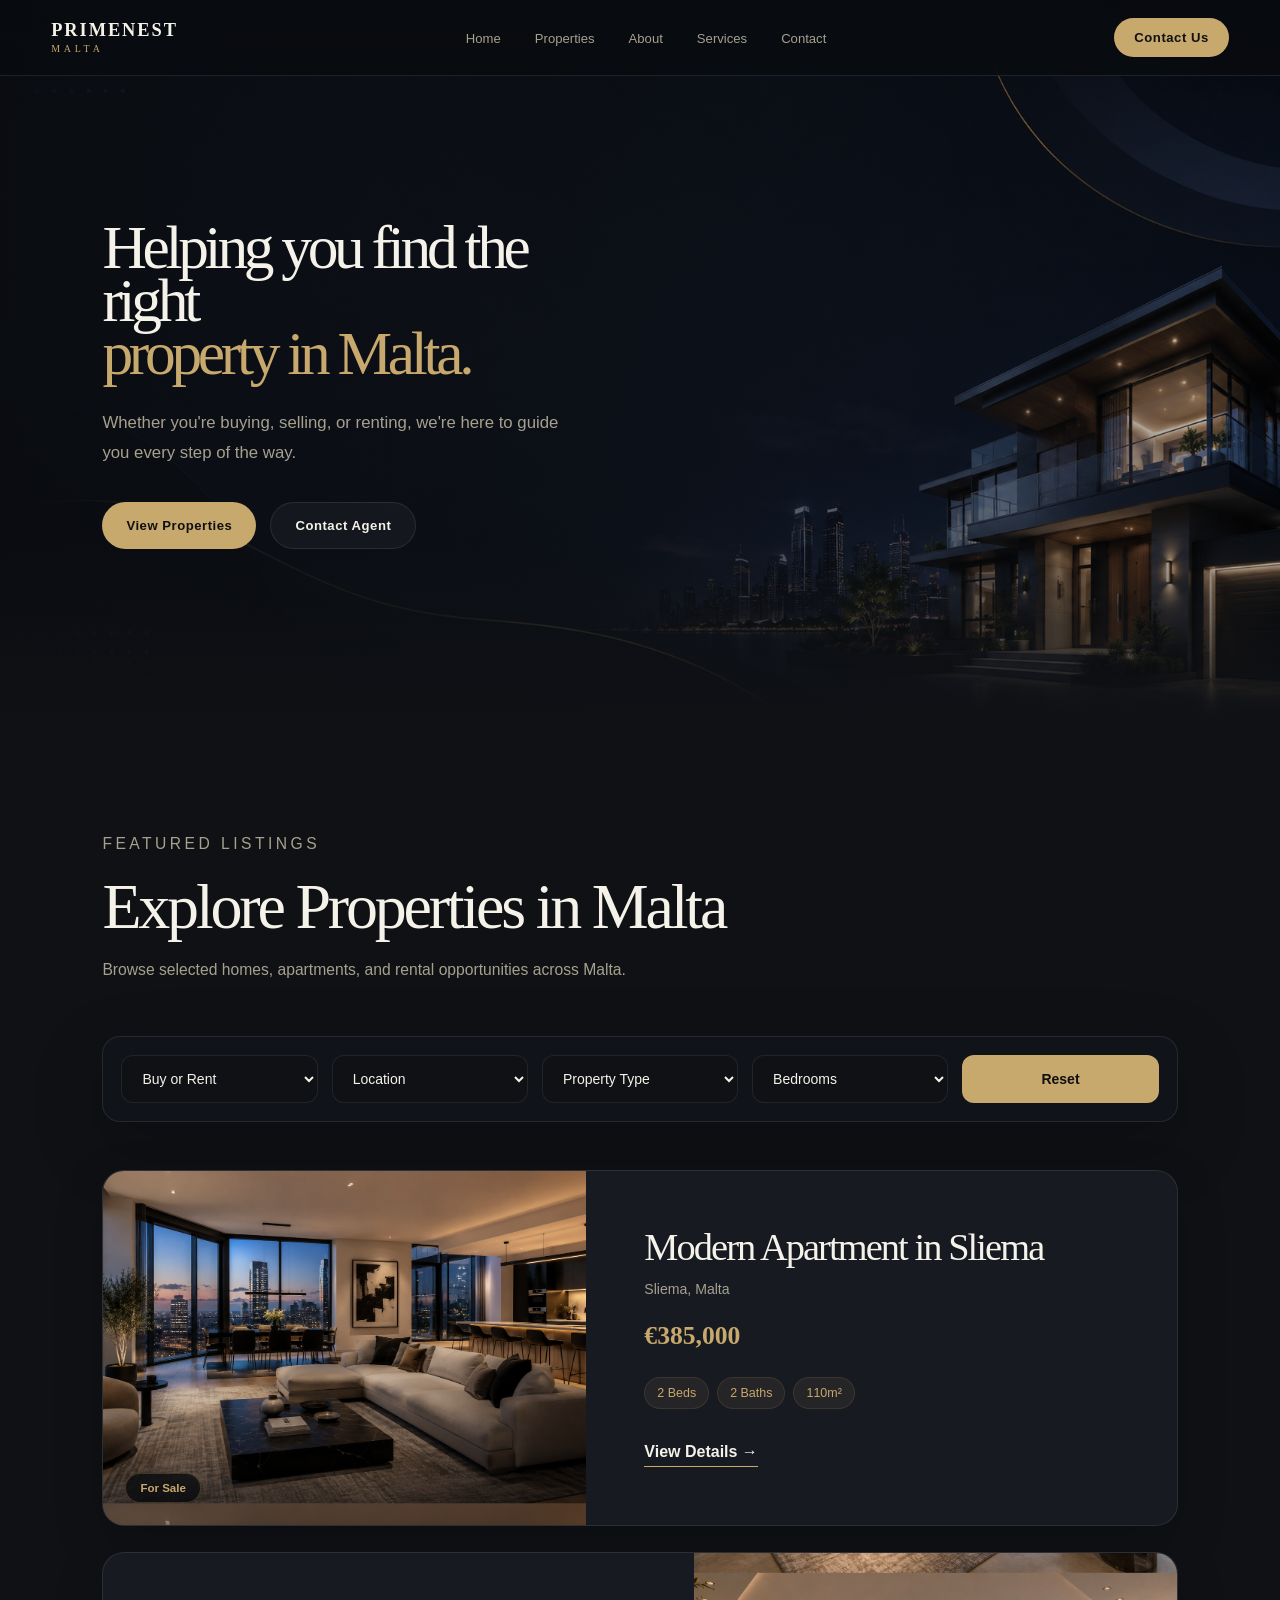
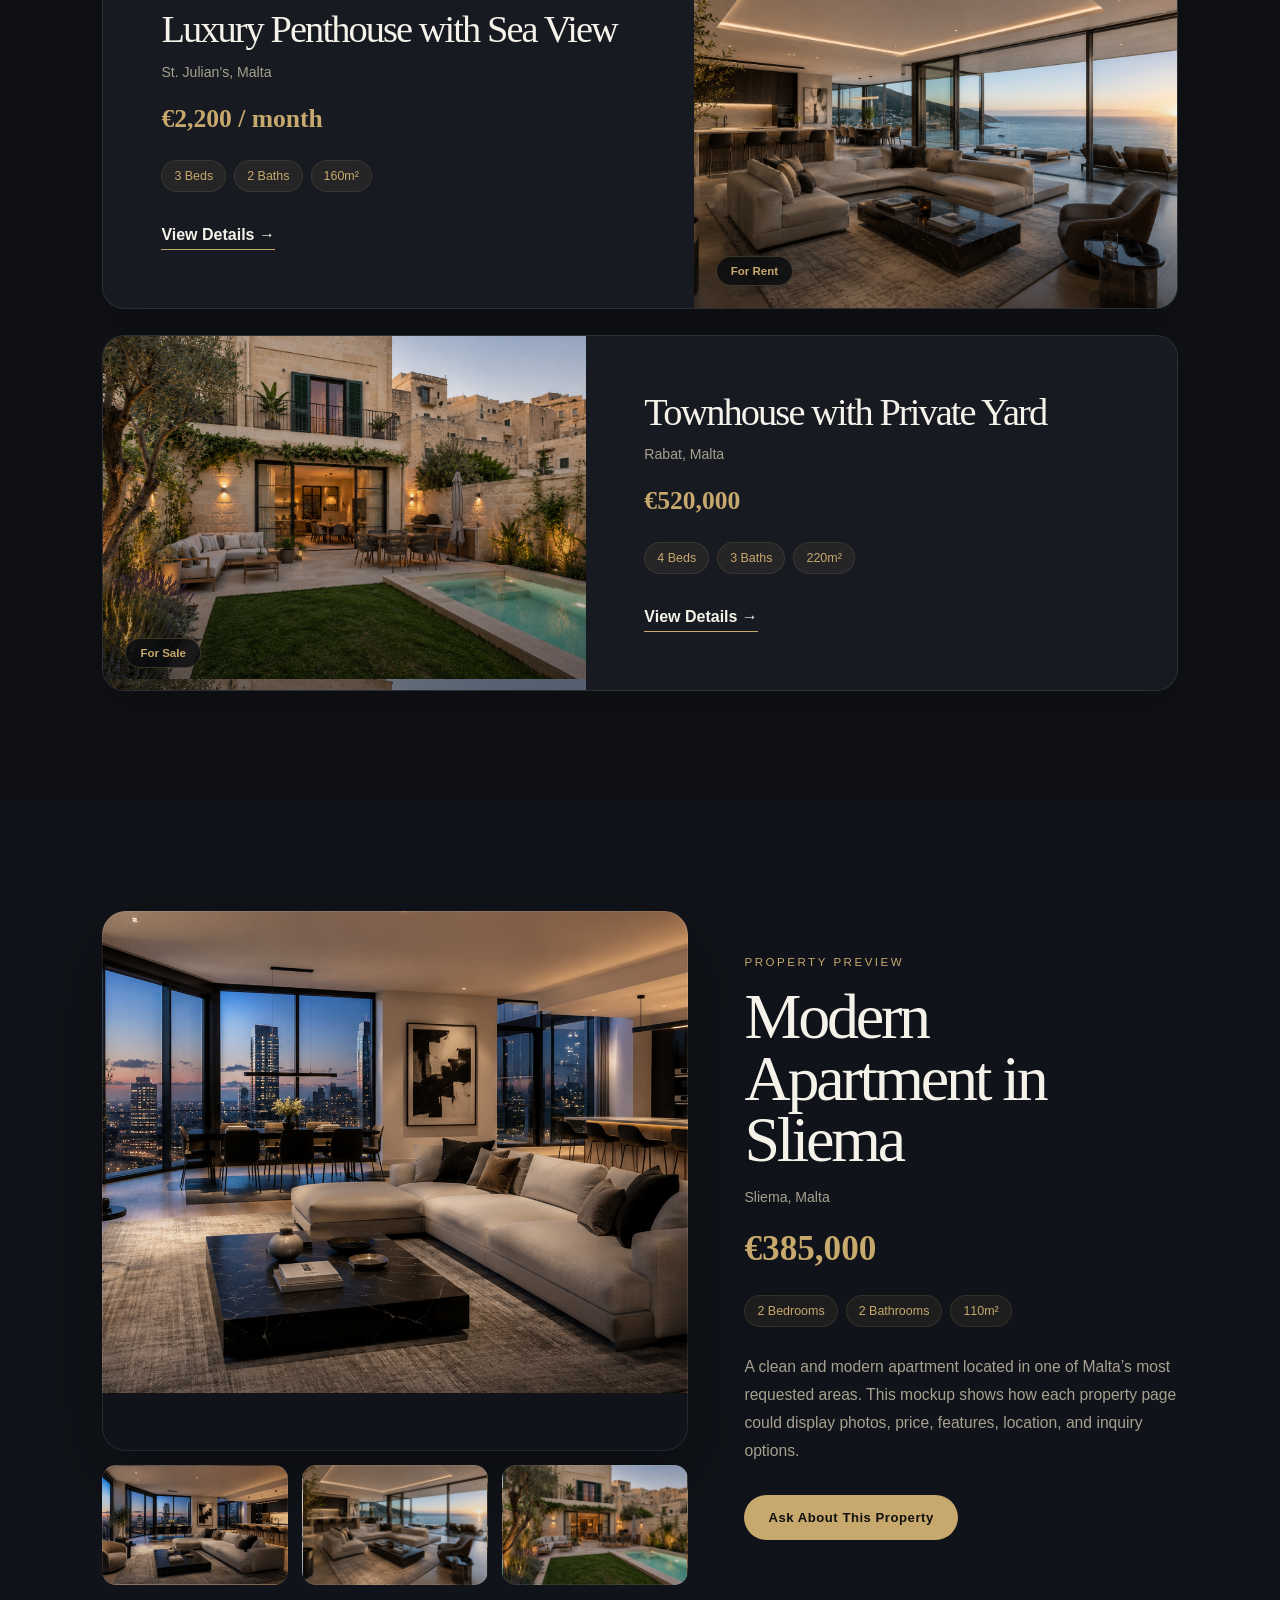
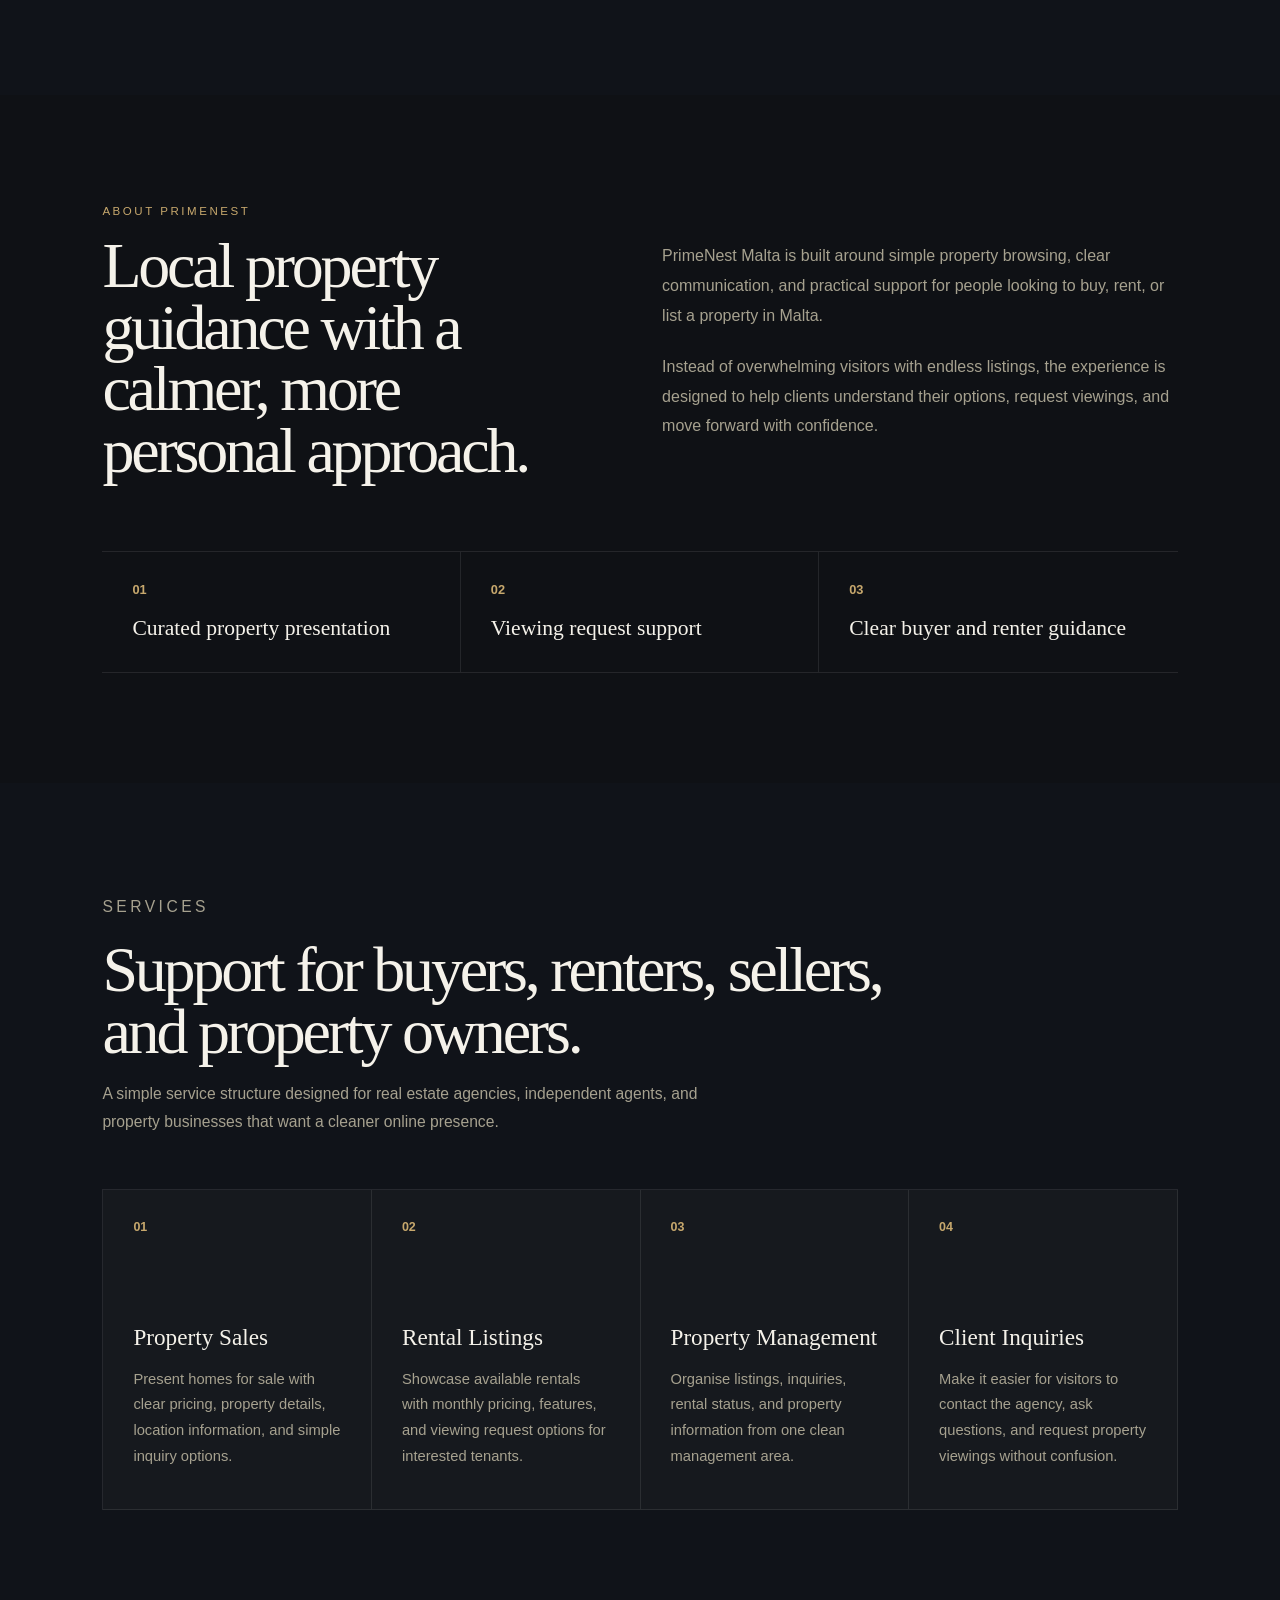
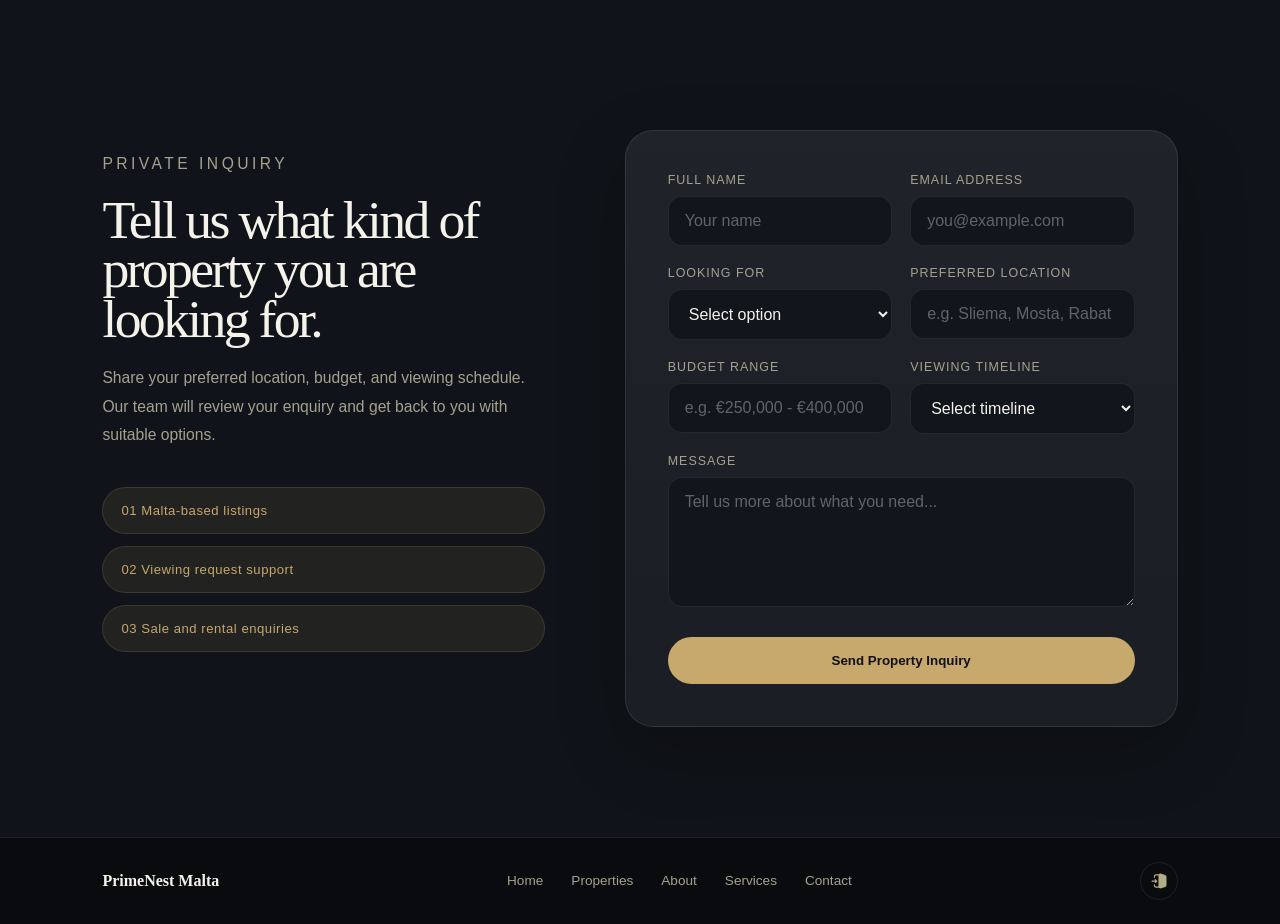
<file: index.html>
<!DOCTYPE html>
<html lang="en">
<head>
  <meta charset="UTF-8" />
  <meta name="viewport" content="width=device-width, initial-scale=1.0" />

  <title>PrimeNest Malta</title>

  <link rel="stylesheet" href="styles.css" />
  <link rel="stylesheet" href="responsive.css" />
  
  <link rel="icon" type="image/png" sizes="32x32" href="images/favicon.png" />
  <link rel="icon" type="image/png" sizes="16x16" href="images/favicon.png" />
  <link rel="apple-touch-icon" sizes="180x180" href="images/favicon.png" />

</head>
<body>

  <header class="navbar">
    <div class="nav-container">
      <a href="#" class="logo">
        <span>PRIMENEST</span>
        <small>MALTA</small>
      </a>

      <nav>
        <ul class="nav-links">
          <li><a href="#">Home</a></li>
          <li><a href="#properties">Properties</a></li>
          <li><a href="#about">About</a></li>
          <li><a href="#services">Services</a></li>
          <li><a href="#contact">Contact</a></li>
          <!-- <li><a href="#admin-preview">Admin</a></li> -->
        </ul>
      </nav>

      <a href="#contact" class="contact-btn">
        Contact Us
      </a>
    </div>
  </header>


  <section class="hero">
    <div class="hero-overlay"></div>
    <div class="hero-parallax"></div>

    <div class="hero-content">
      <!-- <p class="hero-label">Selected homes across Malta</p> -->

      <h1>
  Helping you find the right
  <span>property in Malta.</span>
</h1>

<p class="hero-text">
  Whether you're buying, selling, or renting, we're here to guide you every step of the way.
</p>

      <div class="hero-buttons">
        <a href="#properties" class="btn primary-btn">
          View Properties
        </a>

        <a href="#contact" class="btn secondary-btn">
          Contact Agent
        </a>
      </div>

      <!-- <div class="scroll-indicator">
        <span></span>
        SCROLL DOWN
      </div> -->
    </div>
  </section>


  <section id="properties" class="properties-section reveal">
  <div class="section-header">
    <p class="section-label">Featured Listings</p>
    <h2>Explore Properties in Malta</h2>
    <p>Browse selected homes, apartments, and rental opportunities across Malta.</p>
  </div>

  <div class="property-filters">
  <select id="filterStatus">
    <option value="all">Buy or Rent</option>
    <option value="sale">For Sale</option>
    <option value="rent">For Rent</option>
  </select>

  <select id="filterLocation">
    <option value="all">Location</option>
    <option value="sliema">Sliema</option>
    <option value="st-julians">St. Julian's</option>
    <option value="rabat">Rabat</option>
  </select>

  <select id="filterType">
    <option value="all">Property Type</option>
    <option value="apartment">Apartment</option>
    <option value="penthouse">Penthouse</option>
    <option value="maisonette">Maisonette</option>
    <option value="villa">Villa</option>
  </select>

  <select id="filterBedrooms">
    <option value="all">Bedrooms</option>
    <option value="1">1+</option>
    <option value="2">2+</option>
    <option value="3">3+</option>
  </select>

  <button id="resetFilters">Reset</button>
</div>

  <div class="property-grid">
    <article class="property-card reveal" data-status="sale"
  data-location="sliema"
  data-type="apartment"
  data-bedrooms="2">
      <div class="property-image img-1">
        <span>For Sale</span>
      </div>
      <div class="property-info">
        <h3>Modern Apartment in Sliema</h3>
        <p class="location">Sliema, Malta</p>
        <p class="price">€385,000</p>
        <div class="property-meta">
          <span>2 Beds</span>
          <span>2 Baths</span>
          <span>110m²</span>
        </div>
        <a href="#property-preview" class="property-link">View Details</a>
      </div>
    </article>

    <article class="property-card reveal" data-status="rent"
  data-location="st-julians"
  data-type="penthouse"
  data-bedrooms="3">
      <div class="property-image img-2">
        <span>For Rent</span>
      </div>
      <div class="property-info">
        <h3>Luxury Penthouse with Sea View</h3>
        <p class="location">St. Julian’s, Malta</p>
        <p class="price">€2,200 / month</p>
        <div class="property-meta">
          <span>3 Beds</span>
          <span>2 Baths</span>
          <span>160m²</span>
        </div>
        <a href="#property-preview" class="property-link">View Details</a>
      </div>
    </article>

    <article class="property-card reveal" data-status="sale"
  data-location="rabat"
  data-type="apartment"
  data-bedrooms="4">
      <div class="property-image img-3">
        <span>For Sale</span>
      </div>
      <div class="property-info">
        <h3>Townhouse with Private Yard</h3>
        <p class="location">Rabat, Malta</p>
        <p class="price">€520,000</p>
        <div class="property-meta">
          <span>4 Beds</span>
          <span>3 Baths</span>
          <span>220m²</span>
        </div>
        <a href="#property-preview" class="property-link">View Details</a>
      </div>
    </article>
  </div>
</section>


<section id="property-preview" class="single-property reveal">
  <div class="single-property-grid">
    <div class="property-gallery">
      <div class="main-preview"></div>

      <div class="thumbnail-row">
        <div></div>
        <div></div>
        <div></div>
      </div>
    </div>

    <div class="property-details">
      <p class="section-label">Property Preview</p>
      <h2>Modern Apartment in Sliema</h2>
      <p class="location">Sliema, Malta</p>
      <p class="price large">€385,000</p>

      <div class="property-meta detail-meta">
        <span>2 Bedrooms</span>
        <span>2 Bathrooms</span>
        <span>110m²</span>
      </div>

      <p class="property-description">
        A clean and modern apartment located in one of Malta’s most requested areas.
        This mockup shows how each property page could display photos, price,
        features, location, and inquiry options.
      </p>

      <a href="#contact" class="btn primary-btn">Ask About This Property</a>
    </div>
  </div>
</section>

<section id="about" class="about-section reveal">
  <div class="about-grid">
    <div>
      <p class="section-label">About PrimeNest</p>
      <h2>Local property guidance with a calmer, more personal approach.</h2>
    </div>

    <div class="about-copy">
      <p>
        PrimeNest Malta is built around simple property browsing, clear communication,
        and practical support for people looking to buy, rent, or list a property in Malta.
      </p>

      <p>
        Instead of overwhelming visitors with endless listings, the experience is designed
        to help clients understand their options, request viewings, and move forward with confidence.
      </p>
    </div>
  </div>

  <div class="about-highlights">
    <div>
      <strong>01</strong>
      <span>Curated property presentation</span>
    </div>

    <div>
      <strong>02</strong>
      <span>Viewing request support</span>
    </div>

    <div>
      <strong>03</strong>
      <span>Clear buyer and renter guidance</span>
    </div>
  </div>
</section>


<section id="services" class="services-section reveal">
  <div class="section-header">
    <p class="section-label">Services</p>
    <h2>Support for buyers, renters, sellers, and property owners.</h2>
    <p>
      A simple service structure designed for real estate agencies, independent agents,
      and property businesses that want a cleaner online presence.
    </p>
  </div>

  <div class="services-grid">
    <article class="service-item">
      <span>01</span>
      <h3>Property Sales</h3>
      <p>
        Present homes for sale with clear pricing, property details, location information,
        and simple inquiry options.
      </p>
    </article>

    <article class="service-item">
      <span>02</span>
      <h3>Rental Listings</h3>
      <p>
        Showcase available rentals with monthly pricing, features, and viewing request options
        for interested tenants.
      </p>
    </article>

    <article class="service-item">
      <span>03</span>
      <h3>Property Management</h3>
      <p>
        Organise listings, inquiries, rental status, and property information from one clean
        management area.
      </p>
    </article>

    <article class="service-item">
      <span>04</span>
      <h3>Client Inquiries</h3>
      <p>
        Make it easier for visitors to contact the agency, ask questions, and request property
        viewings without confusion.
      </p>
    </article>
  </div>
</section>

<section id="contact" class="contact-section reveal">
  <div class="inquiry-wrap">
    <div class="inquiry-copy">
      <p class="section-label">Private Inquiry</p>
      <h2>Tell us what kind of property you are looking for.</h2>
      <p>
        Share your preferred location, budget, and viewing schedule. 
        Our team will review your enquiry and get back to you with suitable options.
      </p>

      <div class="inquiry-points">
        <span>01 Malta-based listings</span>
        <span>02 Viewing request support</span>
        <span>03 Sale and rental enquiries</span>
      </div>
    </div>

    <form class="property-inquiry-form">
      <div class="form-row">
        <div class="form-field">
          <label>Full Name</label>
          <input type="text" placeholder="Your name" required>
        </div>

        <div class="form-field">
          <label>Email Address</label>
          <input type="email" placeholder="you@example.com" required>
        </div>
      </div>

      <div class="form-row">
        <div class="form-field">
          <label>Looking For</label>
          <select required>
            <option value="">Select option</option>
            <option>Buy a property</option>
            <option>Rent a property</option>
            <option>Book a viewing</option>
            <option>General property advice</option>
          </select>
        </div>

        <div class="form-field">
          <label>Preferred Location</label>
          <input type="text" placeholder="e.g. Sliema, Mosta, Rabat">
        </div>
      </div>

      <div class="form-row">
        <div class="form-field">
          <label>Budget Range</label>
          <input type="text" placeholder="e.g. €250,000 - €400,000">
        </div>

        <div class="form-field">
          <label>Viewing Timeline</label>
          <select>
            <option value="">Select timeline</option>
            <option>As soon as possible</option>
            <option>This week</option>
            <option>This month</option>
            <option>Still researching</option>
          </select>
        </div>
      </div>

      <div class="form-field">
        <label>Message</label>
        <textarea placeholder="Tell us more about what you need..." rows="5"></textarea>
      </div>

      <button type="submit" class="inquiry-submit">Send Property Inquiry</button>
    </form>
  </div>
</section>

<footer class="footer">
  <div class="footer-content">

    <div class="footer-brand">
      <strong>PrimeNest Malta</strong>
    </div>

    <div class="footer-links">
      <a href="#">Home</a>
      <a href="#properties">Properties</a>
      <a href="#about">About</a>
      <a href="#services">Services</a>
      <a href="#contact">Contact</a>
    </div>

    <div class="footer-admin">
      <a href="login.html" aria-label="Agent Portal">
        <img src="images/login-svgrepo-com.svg" alt="">
      </a>
    </div>

  </div>
</footer>

<script src="script.js"></script>

</body>
</html>
</file>
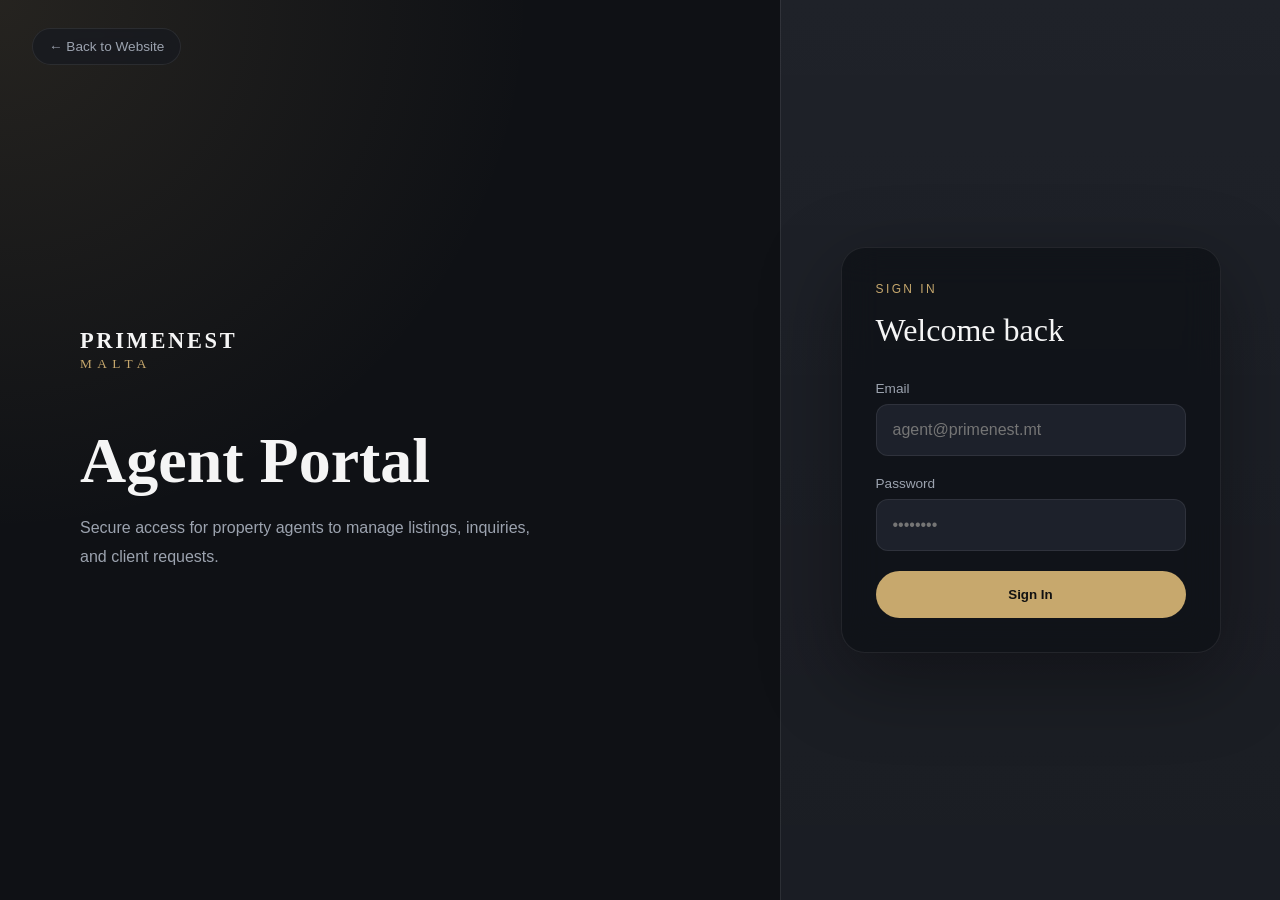
<file: login.html>
<!DOCTYPE html>
<html lang="en">
<head>
  <meta charset="UTF-8">
  <meta name="viewport" content="width=device-width, initial-scale=1.0">

  <title>Agent Portal | PrimeNest Malta</title>

  <link rel="stylesheet" href="login.css">

  <link rel="icon" type="image/png" sizes="32x32" href="images/favicon.png" />
  <link rel="icon" type="image/png" sizes="16x16" href="images/favicon.png" />
  <link rel="apple-touch-icon" sizes="180x180" href="images/favicon.png" />

</head>
<body>

    <a href="index.html" class="back-home">
        ← Back to Website
    </a>

<div class="login-layout">

  <div class="login-left">
    <div class="login-brand">
      <span>PRIMENEST</span>
      <small>MALTA</small>
    </div>

    <h1>Agent Portal</h1>

    <p>
      Secure access for property agents to manage listings,
      inquiries, and client requests.
    </p>
  </div>

  <div class="login-right">

    <form class="login-card" id="loginForm">

      <p class="login-label">SIGN IN</p>

      <h2>Welcome back</h2>

      <div class="form-group">
        <label>Email</label>
        <input
          type="email"
          id="email"
          placeholder="agent@primenest.mt"
          required
        >
      </div>

      <div class="form-group">
        <label>Password</label>
        <input
          type="password"
          id="password"
          placeholder="••••••••"
          required
        >
      </div>

      <p id="loginError" class="login-error"></p>

      <button type="submit">
        Sign In
      </button>

    </form>

  </div>

</div>

<script src="login.js"></script>

</body>
</html>
</file>
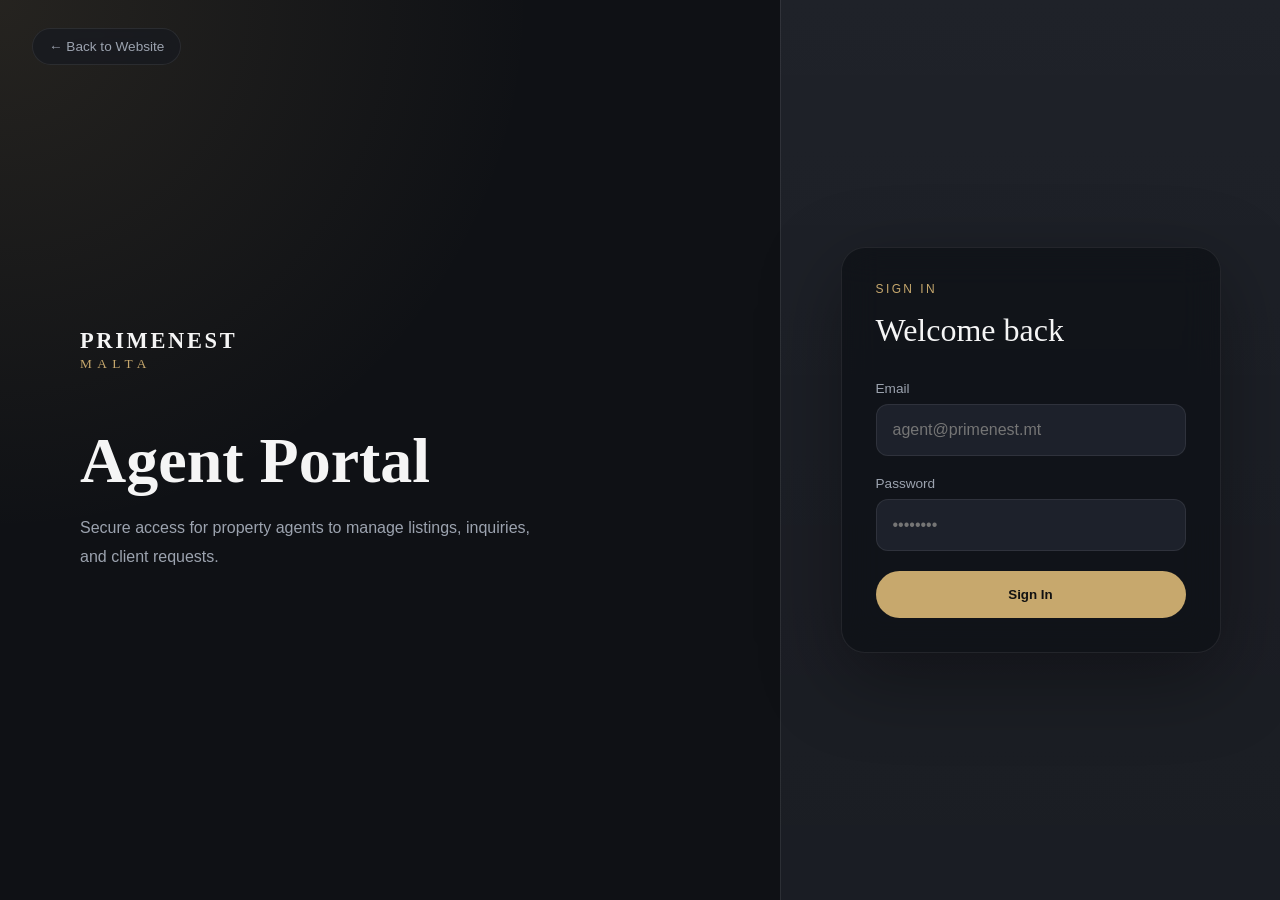
<file: portal.html>
<!DOCTYPE html>
<html lang="en">
<head>
  <meta charset="UTF-8" />
  <meta name="viewport" content="width=device-width, initial-scale=1.0" />

  <title>Agent Portal | PrimeNest Malta</title>

  <link rel="stylesheet" href="portal.css" />

  <link rel="icon" type="image/png" sizes="32x32" href="images/favicon.png" />
  <link rel="icon" type="image/png" sizes="16x16" href="images/favicon.png" />
  <link rel="apple-touch-icon" sizes="180x180" href="images/favicon.png" />

  <script>
  if (localStorage.getItem("loggedIn") !== "true") {
    window.location.href = "login.html";
  }
  </script>

</head>
<body>

<div class="portal-layout">

  <aside class="portal-sidebar">
    <a href="index.html" class="portal-logo">
      <span>PRIMENEST</span>
      <small>MALTA</small>
    </a>

    <nav class="portal-nav">
      <a href="#" class="active">Dashboard</a>
      <a href="#">Properties</a>
      <a href="#">Add New</a>
      <a href="#">Messages</a>
      <a href="#">Settings</a>
    </nav>

    <a href="index.html" class="logout-link" id="logoutBtn">
      <img src="images/log-out-svgrepo-com.svg" alt="">
      <span>Log Out</span>
    </a>

  </aside>

  <main class="portal-main">

    <header class="portal-header">
      <div>
        <p class="section-label">Agent Portal</p>
        <h1>Property Management</h1>
      </div>

      <button>Add Property</button>
    </header>

    <section class="stats-grid">
      <div class="stat-card">
        <strong>24</strong>
        <span>Total Listings</span>
      </div>

      <div class="stat-card">
        <strong>8</strong>
        <span>For Rent</span>
      </div>

      <div class="stat-card">
        <strong>16</strong>
        <span>For Sale</span>
      </div>
    </section>

    <section class="portal-panel">
      <div class="panel-top">
        <h2>Property Listings</h2>
        <p>Manage current listings and property information.</p>
      </div>

      <div class="listing-table">
        <div class="table-row table-head">
          <span>Property</span>
          <span>Status</span>
          <span>Price</span>
          <span>Action</span>
        </div>

        <div class="table-row">
          <span>Sliema Apartment</span>
          <span><em class="badge sale">For Sale</em></span>
          <span>€385,000</span>
          <span><a href="#">Edit</a></span>
        </div>

        <div class="table-row">
          <span>St. Julian’s Penthouse</span>
          <span><em class="badge rent">For Rent</em></span>
          <span>€2,200/mo</span>
          <span><a href="#">Edit</a></span>
        </div>

        <div class="table-row">
          <span>Rabat Townhouse</span>
          <span><em class="badge sale">For Sale</em></span>
          <span>€520,000</span>
          <span><a href="#">Edit</a></span>
        </div>
      </div>
    </section>

  </main>

</div>

<script>
document
  .getElementById("logoutBtn")
  .addEventListener("click", function(e){

    e.preventDefault();

    localStorage.removeItem("loggedIn");

    window.location.href = "login.html";

});
</script>

</body>
</html>
</file>
<file: styles.css>
:root {
  --bg: #0f1115;
  --paper: #171a21;
  --ink: #f5f2ea;
  --muted: #a6a18f;
  --line: rgba(255,255,255,.09);
  --accent: #c7a86d;
  --olive: #9aa77b;
  --dark: #090b0f;
  --soft-dark: #12151c;
  --card: #171a21;
  --card-hover: #1d212b;
  --radius: 18px;
}

* {
  margin: 0;
  padding: 0;
  box-sizing: border-box;
}

html { scroll-behavior: smooth; }

body {
  font-family: Georgia, "Times New Roman", serif;
  background: var(--bg);
  color: var(--ink);
  overflow-x: hidden;
}

a {
  color: inherit;
  text-decoration: none;
}

.navbar {
  position: fixed;
  inset: 0 0 auto 0;
  z-index: 1000;
  padding: 18px 0;
  background: rgba(9,11,15,.82);
  backdrop-filter: blur(18px);
  border-bottom: 1px solid var(--line);
}

.nav-container {
  width: min(92%, 1320px);
  margin: auto;
  display: flex;
  align-items: center;
  justify-content: space-between;
}

.logo {
  color: var(--ink);
  display: flex;
  flex-direction: column;
  letter-spacing: .12em;
  line-height: 1;
}

.logo span {
  font-size: 1.15rem;
  font-weight: 700;
}

.logo small {
  margin-top: 5px;
  font-size: .62rem;
  color: var(--accent);
  letter-spacing: .38em;
}

.nav-links {
  display: flex;
  gap: 34px;
  list-style: none;
  font-family: Arial, sans-serif;
}

.nav-links a {
  font-size: .82rem;
  color: var(--muted);
  transition: .25s ease;
}

.nav-links a:hover {
  color: var(--accent);
}

.contact-btn,
.btn {
  display: inline-flex;
  justify-content: center;
  align-items: center;
  border-radius: 999px;
  font-family: Arial, sans-serif;
  font-size: .82rem;
  font-weight: 700;
  letter-spacing: .04em;
  transition: .25s ease;
}

.contact-btn {
  padding: 12px 20px;
  background: var(--accent);
  color: #101010;
}

.contact-btn:hover,
.primary-btn:hover {
  transform: translateY(-2px);
  background: #d8bb80;
  color: #101010;
}

.hero {
  position: relative;
  min-height: 720px;
  padding: 140px 8% 90px;
  display: flex;
  align-items: center;
  background:
    linear-gradient(to right, rgba(9,11,15,.96) 0%, rgba(9,11,15,.78) 45%, rgba(9,11,15,.22) 100%),
    url("images/1.png") center/cover no-repeat;
}

.hero::after {
  content: "";
  position: absolute;
  inset: auto 0 0;
  height: 180px;
  background: linear-gradient(to bottom, transparent, var(--bg));
  pointer-events: none;
}

.hero-overlay,
.hero-parallax {
  display: none;
}

.hero-content {
  position: relative;
  z-index: 2;
  max-width: 620px;
  animation: none;
  opacity: 1;
  transform: none;
}

.hero-label,
.section-label {
  font-family: Arial, sans-serif;
  font-size: .72rem;
  letter-spacing: .22em;
  text-transform: uppercase;
  color: var(--accent);
  margin-bottom: 18px;
}

.hero h1 {
  max-width: 520px;
  font-size: clamp(3rem, 4.8vw, 5rem);
  line-height: .86;
  font-weight: 400;
  letter-spacing: -.07em;
  margin-bottom: 28px;
}

.hero h1 span {
  display: block;
  color: var(--accent);
}

.hero-text {
  max-width: 460px;
  font-family: Arial, sans-serif;
  color: var(--muted);
  font-size: 1.05rem;
  line-height: 1.8;
  margin-bottom: 34px;
}

.hero-buttons {
  display: flex;
  gap: 14px;
  flex-wrap: wrap;
}

.btn {
  padding: 15px 24px;
}

.primary-btn {
  background: var(--accent);
  color: #101010;
}

.secondary-btn {
  border: 1px solid var(--line);
  color: var(--ink);
  background: rgba(255,255,255,.04);
}

.secondary-btn:hover {
  background: rgba(255,255,255,.09);
  border-color: rgba(199,168,109,.45);
  transform: translateY(-2px);
}

.scroll-indicator {
  margin-top: 70px;
  display: flex;
  align-items: center;
  gap: 14px;
  font-family: Arial, sans-serif;
  font-size: .7rem;
  letter-spacing: .18em;
  color: var(--muted);
}

.scroll-indicator span {
  width: 38px;
  height: 1px;
  background: var(--accent);
  border: 0;
  border-radius: 0;
  animation: none;
}

section:not(.hero) {
  position: relative;
  padding: 110px 8%;
  background: var(--bg);
}

section:not(.hero)::before {
  display: none;
}

.section-header {
  max-width: 780px;
  margin-bottom: 52px;
}

.section-header h2,
.content-section h2,
.contact-section h2,
.property-details h2 {
  font-size: clamp(2.4rem, 5vw, 4.8rem);
  line-height: .96;
  font-weight: 400;
  letter-spacing: -.05em;
  margin-bottom: 18px;
}

.section-header p,
.content-section p,
.contact-section p,
.property-description {
  max-width: 620px;
  font-family: Arial, sans-serif;
  color: var(--muted);
  line-height: 1.8;
  font-size: .98rem;
}

.property-filters {
  margin: 0 auto 48px;
  padding: 18px;
  max-width: 1100px;
  display: grid;
  grid-template-columns: repeat(5, 1fr);
  gap: 14px;
  background: rgba(18,21,28,.82);
  border: 1px solid rgba(255,255,255,.09);
  border-radius: 18px;
  backdrop-filter: blur(18px);
  box-shadow: 0 24px 70px rgba(0,0,0,.22);
}

.property-filters select,
.property-filters button {
  width: 100%;
  padding: 14px 16px;
  border: 0;
  border-radius: 12px;
  font-size: 14px;
  outline: none;
  font-family: Arial, sans-serif;
}

.property-filters select {
  background: #0f1115;
  color: var(--ink);
  border: 1px solid rgba(255,255,255,.08);
}

.property-filters select:focus {
  border-color: rgba(199,168,109,.65);
}

.property-filters button {
  background: var(--accent);
  color: #101010;
  font-weight: 700;
  cursor: pointer;
  transition: .25s ease;
}

.property-filters button:hover {
  background: #d8bb80;
  transform: translateY(-2px);
}

@media (max-width: 900px) {
  .property-filters {
    grid-template-columns: repeat(2, 1fr);
  }
}

@media (max-width: 520px) {
  .property-filters {
    grid-template-columns: 1fr;
  }
}

.property-grid {
  display: grid;
  gap: 26px;
}

.property-card {
  display: grid;
  grid-template-columns: minmax(320px, 45%) 1fr;
  align-items: stretch;
  background: var(--card);
  border: 1px solid var(--line);
  border-radius: 22px;
  overflow: hidden;
  transition: .28s ease;
  box-shadow: 0 18px 50px rgba(0,0,0,.18);
}

.property-card:hover {
  background: var(--card-hover);
  border-color: rgba(199,168,109,.22);
  transform: translateY(-3px);
  box-shadow: 0 28px 70px rgba(0,0,0,.32);
}

.property-card:nth-child(even) {
  grid-template-columns: 1fr minmax(320px, 45%);
}

.property-card:nth-child(even) .property-image {
  order: 2;
}

.property-image {
  min-height: 330px;
  height: auto;
  position: relative;
  background-size: cover;
  background-position: center;
}

.property-image::after {
  content: "";
  position: absolute;
  inset: 0;
  background: linear-gradient(to top, rgba(0,0,0,.42), transparent 60%);
}

.property-image span {
  position: absolute;
  z-index: 2;
  left: 22px;
  bottom: 22px;
  top: auto;
  padding: 8px 14px;
  border-radius: 999px;
  background: rgba(9,11,15,.82);
  color: var(--accent);
  border: 1px solid rgba(199,168,109,.25);
  font-family: Arial, sans-serif;
  font-size: .72rem;
  font-weight: 700;
}

.img-1 {
  background-image: url("images/Modern-Apartment.png");
}

.img-2 {
  background-image: url("images/Luxury Penthouse with Sea View.png");
}

.img-3 {
  background-image: url("images/Townhouse with Private Yard.png");
}

.property-info {
  padding: clamp(28px, 5vw, 58px);
  display: flex;
  flex-direction: column;
  justify-content: center;
}

.property-info h3 {
  max-width: 520px;
  font-size: clamp(2rem, 3vw, 3.6rem);
  line-height: .95;
  letter-spacing: -.05em;
  font-weight: 400;
  margin-bottom: 16px;
}

.location {
  font-family: Arial, sans-serif;
  color: var(--muted);
  font-size: .88rem;
  margin-bottom: 24px;
}

.price {
  color: var(--accent);
  font-size: clamp(1.6rem, 2vw, 2.4rem);
  font-weight: 700;
  margin-bottom: 26px;
}

.price.large {
  font-size: 2.2rem;
  color: var(--accent);
}

.property-meta {
  display: flex;
  flex-wrap: wrap;
  gap: 8px;
  margin-bottom: 34px;
  font-family: Arial, sans-serif;
}

.property-meta span {
  padding: 8px 12px;
  border-radius: 999px;
  background: rgba(199,168,109,.08);
  color: var(--accent);
  border: 1px solid rgba(199,168,109,.13);
  font-size: .78rem;
}

.property-link {
  width: fit-content;
  font-family: Arial, sans-serif;
  color: var(--ink);
  font-weight: 700;
  border-bottom: 1px solid var(--accent);
  padding-bottom: 5px;
  transition: .25s ease;
}

.property-link:hover {
  color: var(--accent);
}

.property-link::after {
  content: " →";
}

.single-property {
  background: #101319 !important;
}

.single-property-grid {
  display: grid;
  grid-template-columns: 1.15fr .85fr;
  gap: 56px;
  align-items: center;
}

.main-preview {
  min-height: 540px;
  border-radius: 24px;
  background: url("images/Modern-Apartment.png") center/cover no-repeat;
  border: 1px solid var(--line);
  box-shadow: 0 28px 80px rgba(0,0,0,.35);
}

.thumbnail-row {
  display: grid;
  grid-template-columns: repeat(3, 1fr);
  gap: 14px;
  margin-top: 14px;
}

.thumbnail-row div {
  height: 120px;
  border-radius: 14px;
  background-size: cover;
  background-position: center;
  border: 1px solid var(--line);
  opacity: .92;
}

.thumbnail-row div:nth-child(1) {
  background-image: url("images/Modern-Apartment.png");
}

.thumbnail-row div:nth-child(2) {
  background-image: url("images/Luxury Penthouse with Sea View.png");
}

.thumbnail-row div:nth-child(3) {
  background-image: url("images/Townhouse with Private Yard.png");
}

.detail-meta {
  margin: 26px 0;
}

.property-description {
  margin-bottom: 30px;
}

.table-row {
  display: grid;
  grid-template-columns: 1.4fr 1fr 1fr .6fr;
  gap: 12px;
  padding: 16px;
  border-radius: 13px;
  background: var(--paper);
  color: var(--muted);
  border: 1px solid var(--line);
}

.table-head {
  background: #0f1115;
  color: var(--ink);
  font-weight: 700;
}

.content-section,
.contact-section {
  max-width: none;
}

.content-section > *,
.contact-section > * {
  max-width: 900px;
}

.contact-section {
  background: #101319 !important;
  padding: 90px 8%;
}

.contact-section .btn {
  margin-top: 28px;
}

.reveal {
  opacity: 0;
  transform: translateY(28px);
  transition: opacity .7s ease, transform .7s ease;
}

.reveal.active {
  opacity: 1;
  transform: translateY(0);
}

.property-card:nth-child(2),
.property-card:nth-child(3) {
  transition-delay: 0s;
}

.about-section {
  background: var(--bg);
}

.about-grid {
  display: grid;
  grid-template-columns: .95fr 1fr;
  gap: 70px;
  align-items: start;
}

.about-grid h2,
.services-section h2 {
  font-size: clamp(2.4rem, 5vw, 4.8rem);
  line-height: .96;
  font-weight: 400;
  letter-spacing: -.05em;
}

.about-copy {
  display: grid;
  gap: 22px;
  padding-top: 36px;
}

.about-copy p {
  font-family: Arial, sans-serif;
  color: var(--muted);
  line-height: 1.85;
  font-size: 1rem;
}

.about-highlights {
  margin-top: 70px;
  display: grid;
  grid-template-columns: repeat(3, 1fr);
  border-top: 1px solid var(--line);
  border-bottom: 1px solid var(--line);
}

.about-highlights div {
  padding: 30px;
  border-right: 1px solid var(--line);
}

.about-highlights div:last-child {
  border-right: 0;
}

.about-highlights strong {
  display: block;
  margin-bottom: 18px;
  font-family: Arial, sans-serif;
  color: var(--accent);
  font-size: .8rem;
}

.about-highlights span {
  display: block;
  font-size: 1.35rem;
  line-height: 1.25;
}

.services-section {
  background: #101319 !important;
}

.services-grid {
  display: grid;
  grid-template-columns: repeat(4, 1fr);
  border-top: 1px solid var(--line);
  border-left: 1px solid var(--line);
}

.service-item {
  min-height: 320px;
  padding: 30px;
  border-right: 1px solid var(--line);
  border-bottom: 1px solid var(--line);
  background: rgba(255,255,255,.025);
  transition: .25s ease;
}

.service-item:hover {
  background: rgba(199,168,109,.07);
}

.service-item span {
  display: block;
  margin-bottom: 90px;
  font-family: Arial, sans-serif;
  color: var(--accent);
  font-size: .78rem;
  font-weight: 700;
}

.service-item h3 {
  margin-bottom: 16px;
  font-size: 1.45rem;
  font-weight: 400;
}

.service-item p {
  font-family: Arial, sans-serif;
  color: var(--muted);
  line-height: 1.75;
  font-size: .92rem;
}

.footer {
  padding: 24px 8%;
  border-top: 1px solid var(--line);
  background: #090b0f;
}

.footer-content {
  display: flex;
  align-items: center;
  justify-content: space-between;
  gap: 40px;
}

.footer-brand {
  font-size: 1rem;
}

.footer-links {
  display: flex;
  align-items: center;
  gap: 28px;
}

.footer-links a {
  font-family: Arial, sans-serif;
  font-size: .85rem;
  color: var(--muted);
  transition: .2s ease;
}

.footer-links a:hover {
  color: var(--accent);
}

.footer-admin a {
  width: 38px;
  height: 38px;
  display: flex;
  align-items: center;
  justify-content: center;
  border: 1px solid var(--line);
  border-radius: 50%;
  transition: .25s ease;
}

.footer-admin img {
  width: 18px;
  height: 18px;
  opacity: .7;
  filter: invert(1);
}

.footer-admin a:hover {
  background: var(--accent);
  border-color: var(--accent);
}

.footer-admin a:hover img {
  filter: none;
}

@media (max-width: 1020px) {
  .property-card,
  .property-card:nth-child(even) {
    grid-template-columns: 1fr;
  }

  .property-card:nth-child(even) .property-image {
    order: 0;
  }

  .single-property-grid,
  .about-grid {
    grid-template-columns: 1fr;
  }

  .services-grid {
    grid-template-columns: repeat(2, 1fr);
  }
}

@media (max-width: 780px) {
  .navbar {
    padding: 16px 0;
  }

  .nav-links {
    display: none;
  }

  .contact-btn {
    padding: 10px 14px;
    font-size: .72rem;
  }

  .hero {
    min-height: auto;
    padding: 130px 6% 80px;
    background:
      linear-gradient(to bottom, rgba(9,11,15,.92), rgba(9,11,15,.72), rgba(9,11,15,.95)),
      url("images/1.png") 65% center/cover no-repeat;
  }

  .hero h1 {
    font-size: clamp(3.2rem, 15vw, 4.8rem);
  }

  section:not(.hero) {
    padding: 82px 6%;
  }

  .property-image {
    min-height: 260px;
  }

  .main-preview {
    min-height: 360px;
  }

  .about-highlights {
    grid-template-columns: 1fr;
  }

  .about-highlights div {
    border-right: 0;
    border-bottom: 1px solid var(--line);
  }

  .about-highlights div:last-child {
    border-bottom: 0;
  }

  .services-grid {
    grid-template-columns: 1fr;
  }

  .footer-content {
    flex-direction: column;
    align-items: flex-start;
  }

  .footer-links {
    flex-wrap: wrap;
    gap: 18px;
  }
}

@media (max-width: 520px) {
  .hero-buttons {
    flex-direction: column;
  }

  .btn,
  .contact-btn {
    width: 100%;
  }

  .thumbnail-row {
    grid-template-columns: 1fr;
  }

  .table-row {
    grid-template-columns: 1fr;
  }
}

.inquiry-wrap {
  display: grid;
  grid-template-columns: .75fr 1.25fr;
  gap: 60px;
  align-items: start;
}

.inquiry-copy {
  position: sticky;
  top: 120px;
}

.inquiry-copy h2 {
  font-size: clamp(2.8rem, 4vw, 4.8rem);
  line-height: .92;
  max-width: 420px;
}

.inquiry-copy p {
  margin-top: 20px;
}

.inquiry-points {
  margin-top: 38px;
  display: grid;
  gap: 12px;
  font-family: Arial, sans-serif;
}

.inquiry-points span {
  padding: 15px 18px;
  border-radius: 999px;
  background: rgba(199,168,109,.1);
  border: 1px solid rgba(199,168,109,.16);
  color: var(--accent);
  font-size: .82rem;
  letter-spacing: .04em;
}

.property-inquiry-form {
  padding: clamp(24px, 4vw, 42px);
  border-radius: 28px;
  background:
    linear-gradient(180deg, rgba(255,255,255,.04), rgba(255,255,255,.015)),
    var(--paper);
  border: 1px solid var(--line);
  box-shadow: 0 24px 70px rgba(0,0,0,.22);
  max-width: 560px;
  margin-left: auto;
}

.form-row {
  display: grid;
  grid-template-columns: 1fr 1fr;
  gap: 18px;
}

.form-field {
  margin-bottom: 20px;
  font-family: Arial, sans-serif;
}

.form-field label {
  display: block;
  margin-bottom: 9px;
  color: var(--muted);
  font-size: .78rem;
  letter-spacing: .08em;
  text-transform: uppercase;
}

.form-field input,
.form-field select,
.form-field textarea {
  width: 100%;
  padding: 15px 16px;
  border-radius: 14px;
  border: 1px solid rgba(255,255,255,.08);
  background: #11151c;
  color: var(--ink);
  font: inherit;
  outline: none;
  transition: .25s ease;
}

.form-field textarea {
  resize: vertical;
  min-height: 130px;
}

.form-field input::placeholder,
.form-field textarea::placeholder {
  color: rgba(245,245,245,.35);
}

.form-field input:focus,
.form-field select:focus,
.form-field textarea:focus {
  border-color: var(--accent);
  box-shadow: 0 0 0 3px rgba(199,168,109,.13);
}

.inquiry-submit {
  width: 100%;
  margin-top: 6px;
  padding: 16px 22px;
  border: 0;
  border-radius: 999px;
  background: var(--accent);
  color: #111;
  font-family: Arial, sans-serif;
  font-weight: 800;
  cursor: pointer;
  transition: .25s ease;
}

.inquiry-submit:hover {
  background: var(--gold);
  transform: translateY(-2px);
}

@media (max-width: 900px) {
  .inquiry-wrap {
    grid-template-columns: 1fr;
    gap: 36px;
  }

  .inquiry-copy {
    position: static;
  }

  .form-row {
    grid-template-columns: 1fr;
    gap: 0;
  }
}

.contact-section > .inquiry-wrap {
  max-width: 1180px;
  width: 100%;
}

.inquiry-wrap {
  grid-template-columns: 1fr 1.25fr;
  gap: 80px;
}

.inquiry-copy h2 {
  max-width: 520px;
  font-size: clamp(3rem, 4.2vw, 5rem);
}

.property-inquiry-form {
  max-width: none;
  width: 100%;
  margin-left: 0;
}
</file>
<file: responsive.css>
@media (max-width: 1100px) {
  .property-grid,
  .single-property-grid {
    grid-template-columns: 1fr;
  }
}

@media (max-width: 1000px) {
  .about-grid,
  .about-highlights,
  .services-grid {
    grid-template-columns: 1fr;
  }

  .about-copy {
    padding-top: 0;
  }

  .about-highlights div {
    border-right: 0;
    border-bottom: 1px solid var(--line);
  }

  .about-highlights div:last-child {
    border-bottom: 0;
  }

  .service-item {
    min-height: auto;
  }

  .service-item span {
    margin-bottom: 40px;
  }
}

@media (max-width: 980px) {
  .nav-links {
    display: none;
  }

  .hero {
    min-height: 82vh;
    padding-top: 130px;
  }

  .property-card,
  .property-card:nth-child(even) {
    grid-template-columns: 1fr;
  }

  .property-card:nth-child(even) .property-image {
    order: 0;
  }

  .property-image {
    min-height: 280px;
  }

  .property-info h3 {
    font-size: clamp(2rem, 8vw, 3.2rem);
  }
}

@media (max-width: 768px) {
  .footer-content {
    flex-direction: column;
    gap: 18px;
  }

  .footer-links {
    flex-wrap: wrap;
    justify-content: center;
  }
}

@media (max-width: 700px) {
  section:not(.hero) {
    padding: 82px 7%;
  }

  .hero {
    min-height: 760px;
    padding: 120px 7% 64px;
    background:
      linear-gradient(to bottom, rgba(245,241,234,.94), rgba(245,241,234,.76)),
      url("images/1.png") center/cover no-repeat;
  }

  .hero h1 {
    font-size: clamp(3.4rem, 17vw, 5.8rem);
  }

  .hero-text {
    font-size: .98rem;
  }

  .property-grid {
    grid-template-columns: 1fr;
  }

  .main-preview {
    min-height: 330px;
  }

  .thumbnail-row div {
    height: 86px;
  }

  .table-row {
    min-width: 620px;
  }

  .contact-btn {
    display: none;
  }

  .btn {
    width: 100%;
  }
}
</file>
<file: login.css>
:root {
  --bg: #0f1115;
  --paper: #171a21;
  --paper-soft: #1d212b;
  --ink: #f5f5f5;
  --muted: #9ca3af;
  --line: rgba(255,255,255,.08);
  --accent: #c7a86d;
  --gold: #d4af37;
  --dark: #0b0d12;
}

* {
  margin: 0;
  padding: 0;
  box-sizing: border-box;
}

body {
  background:
    radial-gradient(circle at top left, rgba(199,168,109,.12), transparent 34%),
    radial-gradient(circle at bottom right, rgba(255,255,255,.04), transparent 32%),
    var(--bg);
  color: var(--ink);
  min-height: 100vh;
  font-family: Georgia, serif;
}

.login-layout {
  min-height: 100vh;
  display: grid;
  grid-template-columns: 1fr 500px;
}

.login-left {
  padding: 80px;
  display: flex;
  flex-direction: column;
  justify-content: center;
}

.login-brand {
  margin-bottom: 60px;
}

.login-brand span {
  display: block;
  font-size: 1.4rem;
  font-weight: 700;
  letter-spacing: .12em;
}

.login-brand small {
  letter-spacing: .4em;
  color: var(--accent);
}

.login-left h1 {
  font-size: clamp(3rem, 5vw, 5rem);
  line-height: .9;
  margin-bottom: 24px;
}

.login-left p {
  max-width: 460px;
  font-family: Arial, sans-serif;
  color: var(--muted);
  line-height: 1.8;
}

.login-right {
  display: flex;
  align-items: center;
  justify-content: center;
  background:
    linear-gradient(180deg, rgba(255,255,255,.035), rgba(255,255,255,.01)),
    var(--paper);
  border-left: 1px solid var(--line);
}

.login-card {
  width: 100%;
  max-width: 380px;
  padding: 34px;
  border-radius: 24px;
  background: rgba(11,13,18,.62);
  border: 1px solid var(--line);
  box-shadow: 0 25px 80px rgba(0,0,0,.35);
  backdrop-filter: blur(18px);
}

.login-label {
  font-family: Arial, sans-serif;
  font-size: .75rem;
  letter-spacing: .2em;
  color: var(--accent);
  margin-bottom: 16px;
}

.login-card h2 {
  margin-bottom: 32px;
  font-size: 2rem;
  font-weight: 400;
}

.form-group {
  margin-bottom: 20px;
}

.form-group label {
  display: block;
  margin-bottom: 8px;
  font-family: Arial, sans-serif;
  font-size: .85rem;
  color: var(--muted);
}

.form-group input {
  width: 100%;
  padding: 16px;
  border: 1px solid var(--line);
  border-radius: 12px;
  background: var(--paper-soft);
  color: var(--ink);
  font-size: 1rem;
}

.form-group input:focus {
  outline: none;
  border-color: var(--accent);
  box-shadow: 0 0 0 3px rgba(199,168,109,.14);
}

button {
  width: 100%;
  padding: 16px;
  border: none;
  border-radius: 999px;
  background: var(--accent);
  color: #111;
  font-weight: 700;
  cursor: pointer;
  transition: .25s ease;
}

button:hover {
  background: var(--gold);
  transform: translateY(-2px);
}

.back-home {
  position: fixed;
  top: 28px;
  left: 32px;
  display: inline-flex;
  align-items: center;
  gap: 8px;
  padding: 10px 16px;
  border: 1px solid var(--line);
  border-radius: 999px;
  background: rgba(23,26,33,.72);
  backdrop-filter: blur(10px);
  color: var(--muted);
  font-family: Arial, sans-serif;
  font-size: .85rem;
  transition: .25s ease;
  text-decoration: none;
}

.back-home:hover {
  background: var(--paper-soft);
  color: var(--accent);
  transform: translateY(-2px);
}

.login-error {
  margin-bottom: 18px;
  color: #e07a5f;
  font-size: .9rem;
  font-family: Arial, sans-serif;
}

@media (max-width: 900px) {
  .login-layout {
    grid-template-columns: 1fr;
  }

  .login-left {
    padding: 90px 7% 50px;
  }

  .login-right {
    padding: 50px 7%;
    border-left: 0;
    border-top: 1px solid var(--line);
  }

  .login-card {
    max-width: 100%;
  }
}
</file>
<file: portal.css>
:root { 
  --bg: #0f1115;
  --paper: #171a21;
  --paper-soft: #1d212b;
  --ink: #f5f5f5;
  --muted: #9ca3af;
  --line: rgba(255,255,255,.08);
  --accent: #c7a86d;
  --gold: #d4af37;
  --olive: #a3b18a;
  --dark: #0b0d12;
  --danger: #e07a5f;
}

* {
  margin: 0;
  padding: 0;
  box-sizing: border-box;
}

body {
  background:
    radial-gradient(circle at top right, rgba(199,168,109,.09), transparent 34%),
    radial-gradient(circle at bottom left, rgba(163,177,138,.06), transparent 32%),
    var(--bg);
  color: var(--ink);
  font-family: Arial, sans-serif;
}

a {
  color: inherit;
  text-decoration: none;
}

.portal-layout {
  min-height: 100vh;
  display: grid;
  grid-template-columns: 260px 1fr;
}

/* SIDEBAR */

.portal-sidebar {
  position: sticky;
  top: 0;
  height: 100vh;
  padding: 30px;
  background:
    linear-gradient(180deg, rgba(23,26,33,.96), rgba(11,13,18,.98));
  border-right: 1px solid var(--line);
  display: flex;
  flex-direction: column;
}

.portal-logo {
  margin-bottom: 56px;
  font-family: Georgia, serif;
  line-height: 1;
  color: var(--ink);
}

.portal-logo span {
  display: block;
  font-weight: 700;
  letter-spacing: .12em;
}

.portal-logo small {
  display: block;
  margin-top: 6px;
  color: var(--accent);
  font-size: .65rem;
  letter-spacing: .38em;
}

.portal-nav {
  display: grid;
  gap: 8px;
}

.portal-nav a {
  padding: 13px 14px;
  border-radius: 12px;
  color: var(--muted);
  transition: .2s ease;
}

.portal-nav a:hover,
.portal-nav a.active {
  background: rgba(199,168,109,.14);
  color: var(--accent);
}

.logout-link {
  margin-top: auto;

  display: flex;
  align-items: center;
  gap: 10px;

  padding: 12px 14px;

  border-radius: 12px;

  color: var(--muted);

  transition: .25s ease;
}

.logout-link:hover {
  background: rgba(224,122,95,.12);
  color: var(--danger);
}

.logout-link img {
  width: 18px;
  height: 18px;
  opacity: .7;
  filter: invert(1);
}

.logout-link:hover img {
  opacity: 1;
}

/* MAIN */

.portal-main {
  padding: 44px;
}

.portal-header {
  display: flex;
  align-items: flex-start;
  justify-content: space-between;
  gap: 24px;
  margin-bottom: 34px;
}

.section-label {
  margin-bottom: 10px;
  color: var(--accent);
  font-size: .72rem;
  letter-spacing: .22em;
  text-transform: uppercase;
}

.portal-header h1 {
  font-family: Georgia, serif;
  font-size: clamp(2.4rem, 5vw, 4.4rem);
  line-height: .95;
  font-weight: 400;
  letter-spacing: -.05em;
  color: var(--ink);
}

.portal-header button {
  border: 1px solid rgba(199,168,109,.35);
  border-radius: 999px;
  padding: 13px 20px;
  background: var(--accent);
  color: #111;
  font-weight: 700;
  cursor: pointer;
  transition: .2s ease;
}

.portal-header button:hover {
  background: var(--gold);
  transform: translateY(-2px);
  box-shadow: 0 16px 34px rgba(199,168,109,.18);
}

/* STATS */

.stats-grid {
  display: grid;
  grid-template-columns: repeat(3, 1fr);
  gap: 18px;
  margin-bottom: 24px;
}

.stat-card {
  padding: 24px;
  border-radius: 18px;
  background:
    linear-gradient(180deg, rgba(255,255,255,.035), rgba(255,255,255,.015)),
    var(--paper);
  border: 1px solid var(--line);
  box-shadow: 0 18px 45px rgba(0,0,0,.18);
}

.stat-card strong {
  display: block;
  margin-bottom: 8px;
  font-family: Georgia, serif;
  font-size: 2.2rem;
  font-weight: 400;
  color: var(--accent);
}

.stat-card span {
  color: var(--muted);
  font-size: .9rem;
}

/* PANEL */

.portal-panel {
  padding: 28px;
  border-radius: 22px;
  background:
    linear-gradient(180deg, rgba(255,255,255,.035), rgba(255,255,255,.012)),
    var(--paper);
  border: 1px solid var(--line);
  box-shadow: 0 20px 60px rgba(0,0,0,.2);
}

.panel-top {
  margin-bottom: 24px;
}

.panel-top h2 {
  margin-bottom: 6px;
  font-family: Georgia, serif;
  font-size: 1.8rem;
  font-weight: 400;
  color: var(--ink);
}

.panel-top p {
  color: var(--muted);
  font-size: .92rem;
}

/* TABLE */

.listing-table {
  display: grid;
  gap: 10px;
  overflow-x: auto;
}

.table-row {
  min-width: 720px;
  display: grid;
  grid-template-columns: 1.5fr 1fr 1fr .6fr;
  gap: 14px;
  align-items: center;
  padding: 16px;
  border-radius: 14px;
  background: var(--paper-soft);
  color: var(--muted);
  border: 1px solid rgba(255,255,255,.05);
}

.table-head {
  background: rgba(199,168,109,.12);
  color: var(--ink);
  font-weight: 700;
  border: 1px solid rgba(199,168,109,.18);
}

.badge {
  display: inline-flex;
  padding: 7px 11px;
  border-radius: 999px;
  font-style: normal;
  font-size: .75rem;
  font-weight: 700;
}

.badge.sale {
  background: rgba(163,177,138,.14);
  color: var(--olive);
}

.badge.rent {
  background: rgba(199,168,109,.16);
  color: var(--accent);
}

.table-row a {
  font-weight: 700;
  color: var(--accent);
  transition: .2s ease;
}

.table-row a:hover {
  color: var(--gold);
}

/* MOBILE */

@media (max-width: 900px) {
  .portal-layout {
    grid-template-columns: 1fr;
  }

  .portal-sidebar {
    position: static;
    height: auto;
    padding: 24px 7%;
  }

  .portal-logo {
    margin-bottom: 28px;
  }

  .portal-nav {
    display: flex;
    overflow-x: auto;
    padding-bottom: 8px;
  }

  .portal-nav a {
    flex: 0 0 auto;
  }

  .back-link {
    margin-top: 24px;
  }

  .portal-main {
    padding: 32px 7%;
  }

  .portal-header {
    flex-direction: column;
  }

  .stats-grid {
    grid-template-columns: 1fr;
  }

  .portal-panel {
    padding: 22px;
  }
}
</file>
